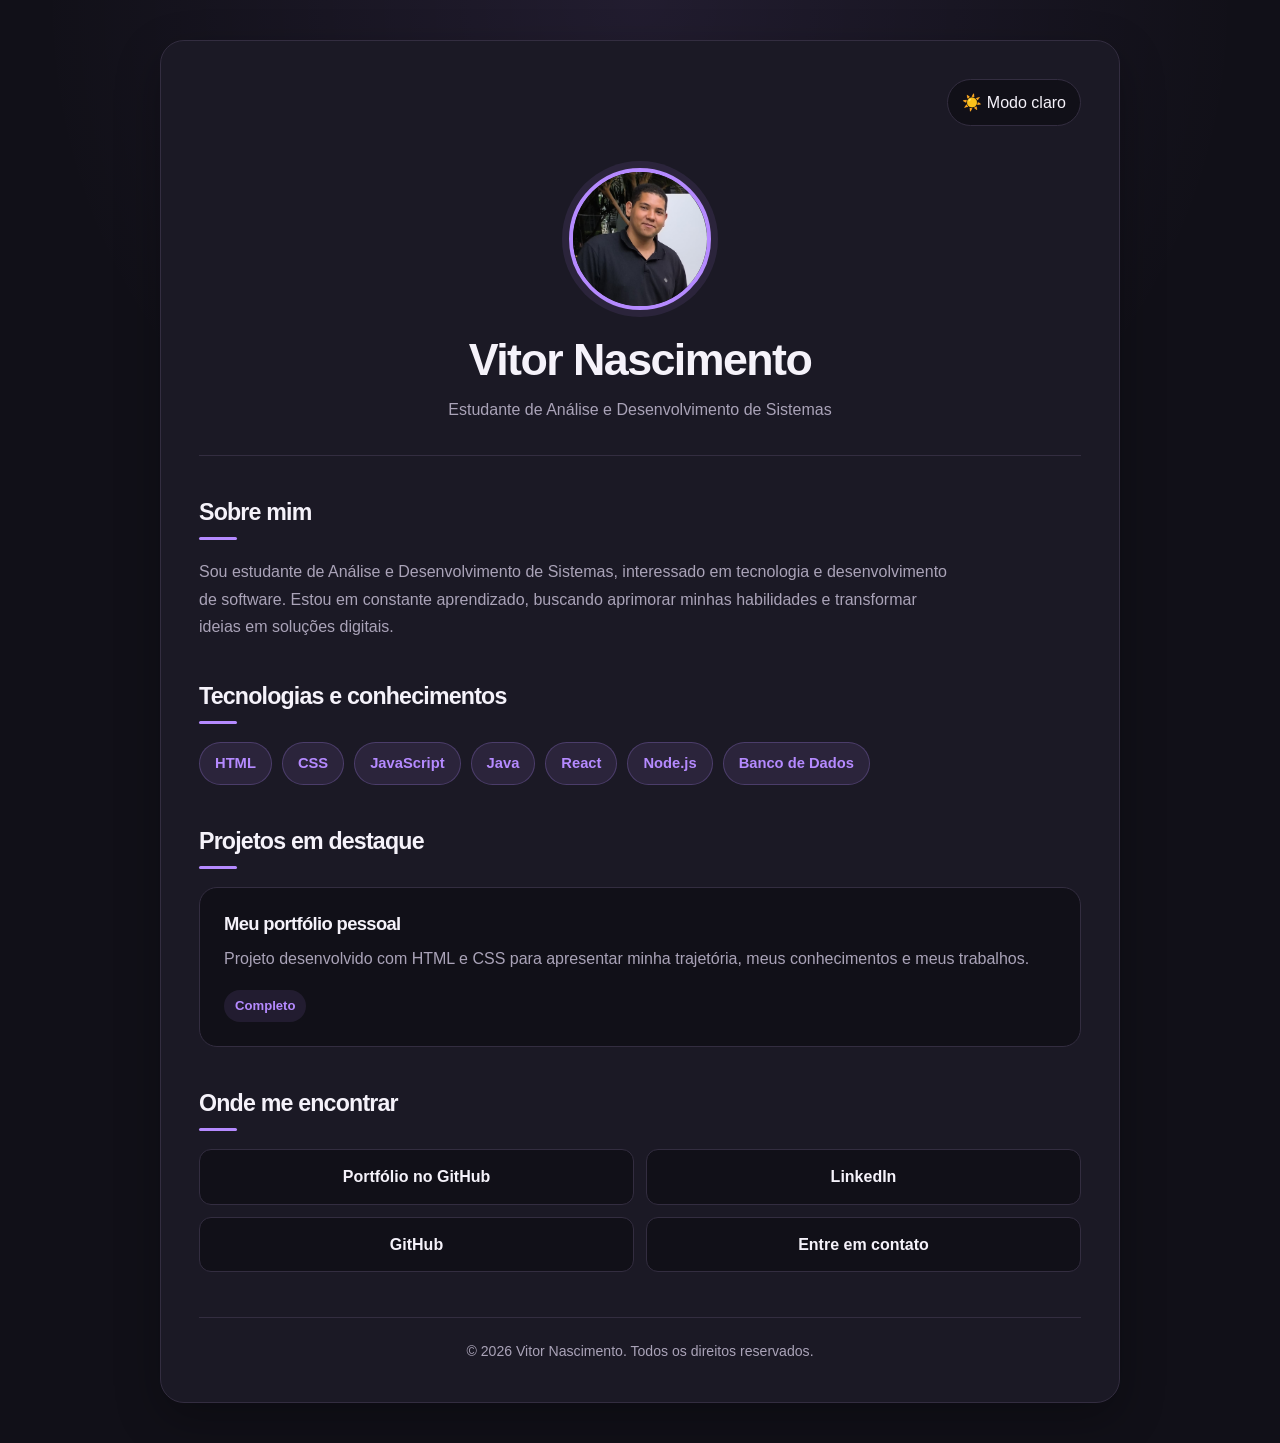
<file: index.html>
<!DOCTYPE html>
<html lang="pt-BR">
<head>
    <meta charset="UTF-8">
    <meta name="viewport" content="width=device-width, initial-scale=1.0">

    <title>Meu Portfólio | Vitor</title>

    <link rel="stylesheet" href="css/style.css">
</head>

<body>

    <main class="container">
        
        <button
    class="tema-toggle"
    type="button"
    aria-label="Alternar tema"
>
    ☀️ Modo claro
</button>
        <!-- Apresentação -->
        <header class="perfil">
            <img
                src="assets/fotoPerfil.jpg"
                alt="Foto de perfil"
                class="perfil__foto"
            >

            <h1>Vitor Nascimento</h1>
            <p>Estudante de Análise e Desenvolvimento de Sistemas</p>
        </header>

        <!-- Sobre mim -->
        <section class="sobre">
            <h2>Sobre mim</h2>

            <p>
                Sou estudante de Análise e Desenvolvimento de Sistemas,
                interessado em tecnologia e desenvolvimento de software.
                Estou em constante aprendizado, buscando aprimorar minhas
                habilidades e transformar ideias em soluções digitais.
            </p>
        </section>

        <!-- Tecnologias -->
        <section class="tecnologias">
            <h2>Tecnologias e conhecimentos</h2>

            <ul class="tecnologias__lista">
                <li>HTML</li>
                <li>CSS</li>
                <li>JavaScript</li>
                <li>Java</li>
                <li>React</li>
                <li>Node.js</li>
                <li>Banco de Dados</li>
            </ul>
        </section>

        <!-- Projetos -->
        <section class="projetos">
            <h2>Projetos em destaque</h2>

            <article class="projeto-card">
                <h3>Meu portfólio pessoal</h3>

                <p>
                    Projeto desenvolvido com HTML e CSS para apresentar
                    minha trajetória, meus conhecimentos e meus trabalhos.
                </p>

                <span class="projeto-card__status">
                    Completo
                </span>
            </article>
        </section>

        <!-- Links profissionais -->
        <nav class="links" aria-label="Links profissionais">
            <h2>Onde me encontrar</h2>

            <ul>
                <li>
                    <a
                        href="https://github.com/vitor-souza0?tab=repositories"
                        target="_blank"
                        rel="noopener noreferrer"
                    >
                        Portfólio no GitHub
                    </a>
                </li>

                <li>
                    <a
                        href="https://www.linkedin.com/in/vitornascimento01/"
                        target="_blank"
                        rel="noopener noreferrer"
                    >
                        LinkedIn
                    </a>
                </li>

                <li>
                    <a
                        href="https://github.com/vitor-souza0"
                        target="_blank"
                        rel="noopener noreferrer"
                    >
                        GitHub
                    </a>
                </li>

                <li>
                    <a href="pages/contato.html">
                        Entre em contato
                    </a>
                </li>
            </ul>
        </nav>

        <footer class="rodape">
            <p>&copy; 2026 Vitor Nascimento. Todos os direitos reservados.</p>
        </footer>

    </main>
<script src="js/tema.js"></script>
</body>
</html>
</file>
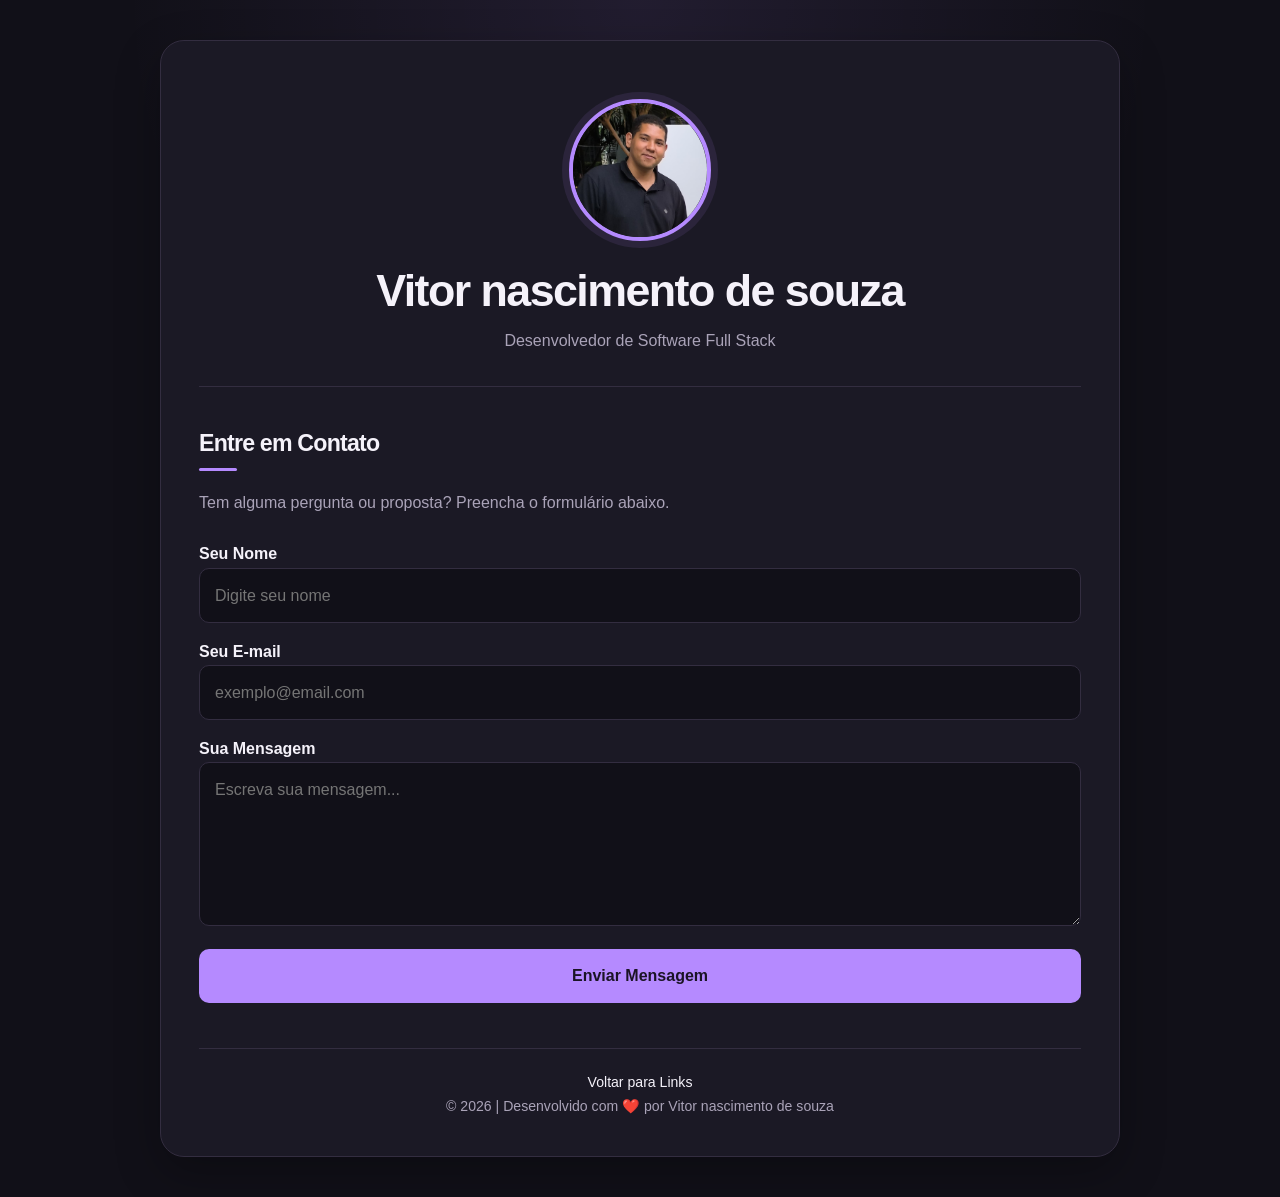
<file: pages/contato.html>
<!DOCTYPE html>
<html lang="pt-br">
<head>
<meta charset="UTF-8">
<meta name="viewport" content="width=device-width, initial-scale=1.0">
<title>Contato | Vitor nascimento de souza</title>

<link rel="stylesheet" href="../css/style.css">

<meta name="description" content="Entre em contato com Vitor nascimento de souza para oportunidades e colaborações.">
</head>
<body>

<main class="container">

<header class="perfil">
<img class="perfil__foto" src="../assets/fotoPerfil.jpg" alt="Foto de rosto de Vitor nascimento de souza sorrindo.">
<div class="perfil__texto">
<h1>Vitor nascimento de souza</h1>
<p>Desenvolvedor de Software Full Stack</p>
</div>
</header>

<section class="contact-form-section">
<h2>Entre em Contato</h2>
<p class="contact-intro">Tem alguma pergunta ou proposta? Preencha o formulário abaixo.</p>

<form>

<div class="form-group">
    <label for="name">Seu Nome</label>

    <input
        type="text"
        id="name"
        name="name"
        placeholder="Digite seu nome"
        autocomplete="name"
        required
    >
</div>

<div class="form-group">
    <label for="email">Seu E-mail</label>

    <input
        type="email"
        id="email"
        name="email"
        placeholder="exemplo@email.com"
        autocomplete="email"
        required
    >
</div>

<div class="form-group">
    <label for="message">Sua Mensagem</label>

    <textarea
        id="message"
        name="message"
        rows="5"
        placeholder="Escreva sua mensagem..."
        required
    ></textarea>
</div>
<button type="submit" class="btn">
    Enviar Mensagem
</button>
</form>
</section>

<footer class="rodape">
<a href="/index.html" class="nav-link">Voltar para Links</a>
<p>&copy; 2026 | Desenvolvido com ❤️ por Vitor nascimento de souza</p>
</footer>

</main>
<script src="../js/tema.js"></script>
</body>
</html>
</file>
<file: css/style.css>
/* ==============================
   1. PALETA DE CORES
============================== */

:root {
    color-scheme: dark;

    --fundo: #111018;
    --superficie: #1b1925;
    --superficie-hover: #252131;
    --texto: #f5f2fa;
    --texto-suave: #aaa3b8;
    --acento: #b58aff;
    --acento-hover: #c6a5ff;
    --borda: #332d40;
    --sombra: 0 16px 45px rgba(0, 0, 0, 0.28);

    --raio: 18px;
    --largura: 960px;
    --transicao: 0.25s ease;
}

/* Light mode: paleta própria, não apenas cores invertidas */

:root[data-tema="claro"] {
    color-scheme: light;

    --fundo: #f4f1f9;
    --superficie: #ffffff;
    --superficie-hover: #eee8f7;
    --texto: #282135;
    --texto-suave: #716982;
    --acento: #7950b5;
    --acento-hover: #633c9b;
    --borda: #e3dbea;
    --sombra: 0 16px 40px rgba(67, 45, 91, 0.09);
}

/* ==============================
   2. CONFIGURAÇÕES GERAIS
============================== */

* {
    margin: 0;
    padding: 0;
    box-sizing: border-box;
}

html {
    scroll-behavior: smooth;
}

body {
    min-height: 100vh;
    padding: 40px 20px;
    background:
        radial-gradient(
            circle at 50% 0%,
            rgba(181, 138, 255, 0.10),
            transparent 38%
        ),
        var(--fundo);
    color: var(--texto);
    font-family: "Segoe UI", Arial, sans-serif;
    line-height: 1.7;
    transition:
        background var(--transicao),
        color var(--transicao);
}

a {
    color: inherit;
    text-decoration: none;
}

button,
input,
textarea {
    font: inherit;
}

/* ==============================
   3. CONTEÚDO PRINCIPAL
============================== */

.container {
    width: 100%;
    max-width: var(--largura);
    margin: 0 auto;
    padding: 38px;
    background: var(--superficie);
    border: 1px solid var(--borda);
    border-radius: 24px;
    box-shadow: var(--sombra);
    transition:
        background var(--transicao),
        border-color var(--transicao);
}

section,
.links {
    margin-top: 42px;
}

h1,
h2,
h3 {
    line-height: 1.25;
    letter-spacing: -0.035em;
}

h1 {
    font-size: clamp(2rem, 5vw, 2.8rem);
}

h2 {
    margin-bottom: 18px;
    font-size: 1.45rem;
}

h2::after {
    content: "";
    display: block;
    width: 38px;
    height: 3px;
    margin-top: 10px;
    background: var(--acento);
    border-radius: 10px;
}

p {
    color: var(--texto-suave);
}

/* ==============================
   4. PERFIL
============================== */

.perfil {
    position: relative;
    padding: 20px 0 32px;
    text-align: center;
    border-bottom: 1px solid var(--borda);
}

.perfil__foto {
    display: block;
    width: 142px;
    height: 142px;
    margin: 0 auto 22px;
    object-fit: cover;
    border: 4px solid var(--acento);
    border-radius: 50%;
    box-shadow: 0 0 0 7px rgba(181, 138, 255, 0.10);
}

.perfil h1 {
    margin-bottom: 8px;
}

.perfil p {
    font-size: 1rem;
}

/* ==============================
   5. SOBRE MIM
============================== */

.sobre p {
    max-width: 760px;
}

/* ==============================
   6. TECNOLOGIAS
============================== */

.tecnologias__lista {
    display: flex;
    flex-wrap: wrap;
    gap: 10px;
    list-style: none;
}

.tecnologias__lista li {
    padding: 8px 15px;
    color: var(--acento);
    background: rgba(181, 138, 255, 0.10);
    border: 1px solid rgba(181, 138, 255, 0.24);
    border-radius: 999px;
    font-size: 0.92rem;
    font-weight: 600;
    transition:
        transform var(--transicao),
        background var(--transicao);
}

.tecnologias__lista li:hover {
    transform: translateY(-3px);
    background: rgba(181, 138, 255, 0.18);
}

/* ==============================
   7. PROJETOS
============================== */

.projeto-card {
    padding: 24px;
    background: var(--fundo);
    border: 1px solid var(--borda);
    border-radius: var(--raio);
    transition:
        transform var(--transicao),
        border-color var(--transicao),
        background var(--transicao);
}

.projeto-card:hover {
    transform: translateY(-4px);
    border-color: var(--acento);
}

.projeto-card h3 {
    margin-bottom: 10px;
    font-size: 1.15rem;
}

.projeto-card p {
    margin-bottom: 18px;
}

.projeto-card__status {
    display: inline-block;
    padding: 5px 11px;
    color: var(--acento);
    background: rgba(181, 138, 255, 0.10);
    border-radius: 999px;
    font-size: 0.82rem;
    font-weight: 600;
}

/* ==============================
   8. LINKS PROFISSIONAIS
============================== */

.links ul {
    display: grid;
    grid-template-columns: repeat(2, minmax(0, 1fr));
    gap: 12px;
    list-style: none;
}

.links a {
    display: block;
    padding: 13px 16px;
    background: var(--fundo);
    border: 1px solid var(--borda);
    border-radius: 12px;
    color: var(--texto);
    text-align: center;
    font-weight: 600;
    transition:
        color var(--transicao),
        background var(--transicao),
        border-color var(--transicao),
        transform var(--transicao);
}

.links a:hover {
    color: var(--acento);
    background: var(--superficie-hover);
    border-color: var(--acento);
    transform: translateY(-3px);
}

/* ==============================
   9. FORMULÁRIOS
============================== */

form {
    display: grid;
    gap: 15px;
    margin-top: 24px;
}

label {
    color: var(--texto);
    font-weight: 600;
}

input,
textarea {
    width: 100%;
    padding: 13px 15px;
    color: var(--texto);
    background: var(--fundo);
    border: 1px solid var(--borda);
    border-radius: 10px;
    outline: none;
    transition:
        border-color var(--transicao),
        box-shadow var(--transicao);
}

textarea {
    min-height: 130px;
    resize: vertical;
}

input:focus,
textarea:focus {
    border-color: var(--acento);
    box-shadow: 0 0 0 3px rgba(181, 138, 255, 0.15);
}

form button {
    padding: 13px 20px;
    color: #1b1425;
    background: var(--acento);
    border: none;
    border-radius: 10px;
    font-weight: 700;
    cursor: pointer;
    transition:
        background var(--transicao),
        transform var(--transicao);
}

form button:hover {
    background: var(--acento-hover);
    transform: translateY(-2px);
}

/* ==============================
   10. BOTÃO DE TEMA
============================== */

.tema-toggle {
    display: block;
    margin: 0 0 22px auto;
    padding: 9px 14px;
    color: var(--texto);
    background: var(--fundo);
    border: 1px solid var(--borda);
    border-radius: 999px;
    cursor: pointer;
    transition:
        background var(--transicao),
        border-color var(--transicao);
}

.tema-toggle:hover {
    background: var(--superficie-hover);
    border-color: var(--acento);
}

/* ==============================
   11. RODAPÉ
============================== */

.rodape {
    margin-top: 45px;
    padding-top: 22px;
    border-top: 1px solid var(--borda);
    text-align: center;
    font-size: 0.88rem;
}

/* ==============================
   12. ACESSIBILIDADE
============================== */

a:focus-visible,
button:focus-visible {
    outline: 3px solid var(--acento);
    outline-offset: 4px;
}

/* ==============================
   13. RESPONSIVIDADE
============================== */

@media (max-width: 600px) {
    body {
        padding: 18px 12px;
    }

    .container {
        padding: 24px 18px;
        border-radius: 18px;
    }

    .perfil__foto {
        width: 120px;
        height: 120px;
    }

    section,
    .links {
        margin-top: 32px;
    }

    .links ul {
        grid-template-columns: 1fr;
    }

    .tecnologias__lista {
        gap: 8px;
    }

    .projeto-card {
        padding: 19px;
    }
}

@media (prefers-reduced-motion: reduce) {
    *,
    *::before,
    *::after {
        scroll-behavior: auto !important;
        transition-duration: 0.01ms !important;
        animation-duration: 0.01ms !important;
    }
}
</file>
